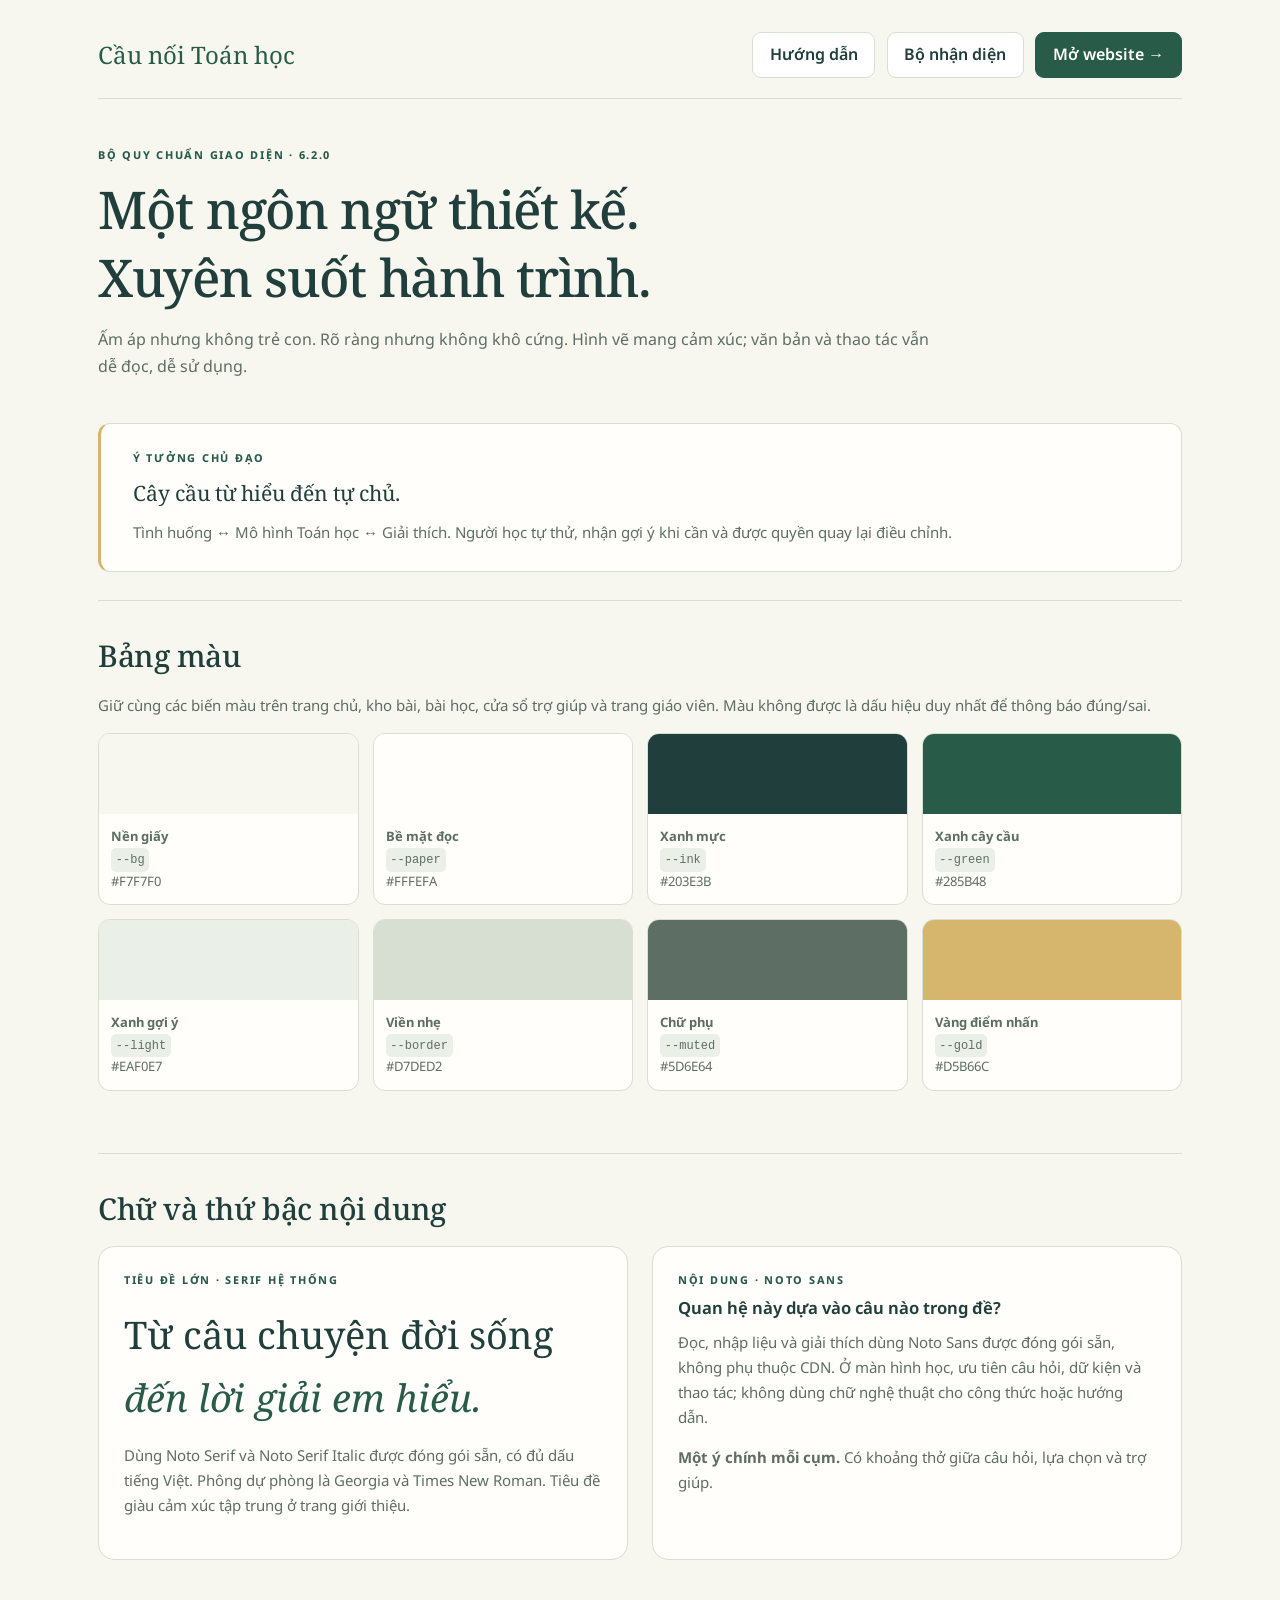
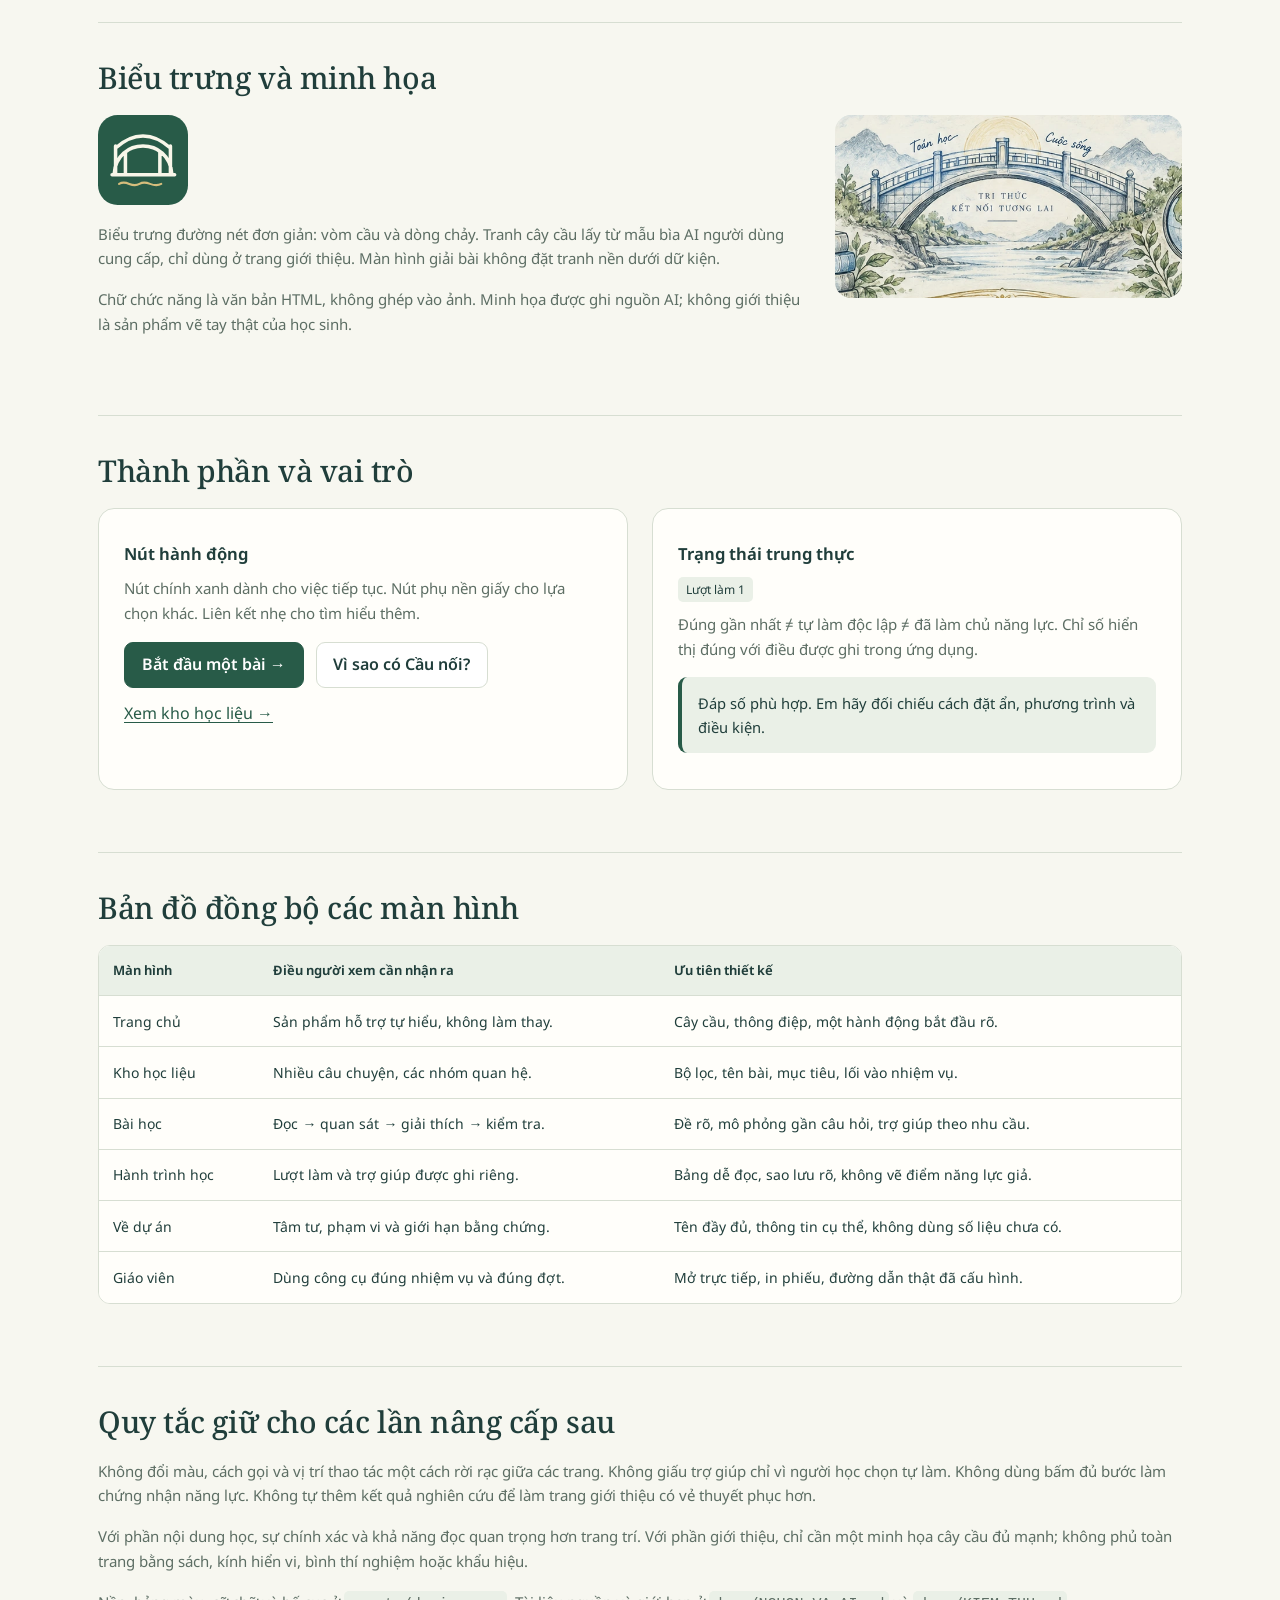
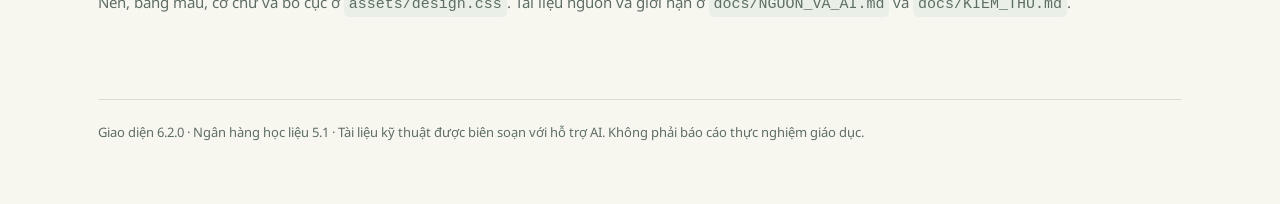
<file: nhan_dien.html>
<!doctype html><html lang="vi"><head><meta charset="utf-8"><meta name="viewport" content="width=device-width,initial-scale=1"><title>Bộ nhận diện · Cầu nối Toán học</title><link rel="icon" href="assets/brand.svg"><link rel="stylesheet" href="assets/base.css"><link rel="stylesheet" href="assets/design.css"><style>.doc-wrap{max-width:1140px;margin:auto;padding:32px 28px 64px}.doc-nav{display:flex;align-items:center;justify-content:space-between;gap:16px;border-bottom:1px solid var(--border);padding-bottom:20px}.doc-nav a{text-decoration:none}.doc-nav .word{font:24px var(--serif);color:var(--green)}.doc-head{padding:48px 0 28px;max-width:840px}.doc-head h1{font-size:52px}.doc-head>p{color:var(--muted);font-size:16px}.doc-cols{display:grid;grid-template-columns:1fr 1fr;gap:24px}.doc-card{background:var(--paper);border:1px solid var(--border);border-radius:16px;padding:25px}.doc-card h2{font-size:26px}.doc-card p,.doc-card li{font-size:15px}.doc-card ol{padding-left:22px}.doc-card li{padding-bottom:9px}.doc-section{padding:34px 0;border-top:1px solid var(--border);margin-top:28px}.doc-section h2{font-size:30px}.doc-section p{font-size:15px;color:var(--muted)}.doc-section table{font-size:14px;background:var(--paper)}.doc-section th{font-size:13px}.doc-section pre{padding:15px}.shot{width:100%;height:auto;border:1px solid var(--border);border-radius:12px;margin-top:14px}.swatches{display:grid;grid-template-columns:repeat(4,1fr);gap:14px}.swatch{border:1px solid var(--border);border-radius:12px;overflow:hidden;background:var(--paper)}.swatch-color{height:80px}.swatch p{padding:0 12px;font-size:13px;margin:12px 0}.swatch code{font-size:12px}.type-sample{font-family:var(--serif);font-size:38px;margin:15px 0}.demo-components{display:flex;gap:12px;flex-wrap:wrap;align-items:center}.doc-note{font-size:13px;background:var(--light);padding:16px 20px;border-radius:10px;color:var(--muted)}.doc-foot{font-size:13px;color:var(--muted);border-top:1px solid var(--border);padding-top:22px;margin-top:32px}.inline-badge{display:inline-block;padding:3px 8px;font-size:12px;background:var(--light);border-radius:5px}.doc-intro-art{float:right;width:32%;margin:0 0 16px 24px;border-radius:16px;mix-blend-mode:multiply}@media(max-width:700px){.doc-wrap{padding:22px 20px}.doc-head{padding-top:32px}.doc-head h1{font-size:36px}.doc-cols{grid-template-columns:1fr}.swatches{grid-template-columns:1fr 1fr}.doc-nav{align-items:flex-start}.doc-nav .word{font-size:20px}.doc-nav .actions{display:grid}.doc-nav .button{font-size:12px}.doc-card{padding:21px}.doc-intro-art{float:none;width:100%;margin:0 0 20px}.type-sample{font-size:30px}.doc-section{overflow-x:auto}}</style><link rel="stylesheet" href="assets/fonts.css"></head><body><div class="doc-wrap"><div class="doc-nav"><a class="word" href="index.html#/home">Cầu nối Toán học</a><div class="actions"><a class="button" href="HUONG_DAN.html">Hướng dẫn</a><a class="button" href="nhan_dien.html">Bộ nhận diện</a><a class="button primary" href="index.html#/home">Mở website →</a></div></div><div class="doc-head"><div class="eyebrow">Bộ quy chuẩn giao diện · 6.2.0</div><h1>Một ngôn ngữ thiết kế.<br>Xuyên suốt hành trình.</h1><p>Ấm áp nhưng không trẻ con. Rõ ràng nhưng không khô cứng. Hình vẽ mang cảm xúc; văn bản và thao tác vẫn dễ đọc, dễ sử dụng.</p></div><div class="name-panel"><div class="eyebrow">Ý tưởng chủ đạo</div><p>Cây cầu từ hiểu đến tự chủ.</p><p style="font-family:inherit;font-size:15px;color:var(--muted)">Tình huống ↔ Mô hình Toán học ↔ Giải thích. Người học tự thử, nhận gợi ý khi cần và được quyền quay lại điều chỉnh.</p></div><section class="doc-section"><h2>Bảng màu</h2><p>Giữ cùng các biến màu trên trang chủ, kho bài, bài học, cửa sổ trợ giúp và trang giáo viên. Màu không được là dấu hiệu duy nhất để thông báo đúng/sai.</p><div class="swatches"><div class="swatch"><div class="swatch-color" style="background:#f7f7f0"></div><p><strong>Nền giấy</strong><br><code>--bg</code><br>#F7F7F0</p></div><div class="swatch"><div class="swatch-color" style="background:#fffefa"></div><p><strong>Bề mặt đọc</strong><br><code>--paper</code><br>#FFFEFA</p></div><div class="swatch"><div class="swatch-color" style="background:#203e3b"></div><p><strong>Xanh mực</strong><br><code>--ink</code><br>#203E3B</p></div><div class="swatch"><div class="swatch-color" style="background:#285b48"></div><p><strong>Xanh cây cầu</strong><br><code>--green</code><br>#285B48</p></div><div class="swatch"><div class="swatch-color" style="background:#eaf0e7"></div><p><strong>Xanh gợi ý</strong><br><code>--light</code><br>#EAF0E7</p></div><div class="swatch"><div class="swatch-color" style="background:#d7ded2"></div><p><strong>Viền nhẹ</strong><br><code>--border</code><br>#D7DED2</p></div><div class="swatch"><div class="swatch-color" style="background:#5d6e64"></div><p><strong>Chữ phụ</strong><br><code>--muted</code><br>#5D6E64</p></div><div class="swatch"><div class="swatch-color" style="background:#d5b66c"></div><p><strong>Vàng điểm nhấn</strong><br><code>--gold</code><br>#D5B66C</p></div></div></section>
<section class="doc-section"><h2>Chữ và thứ bậc nội dung</h2><div class="doc-cols"><article class="doc-card"><div class="eyebrow">Tiêu đề lớn · Serif hệ thống</div><div class="type-sample">Từ câu chuyện đời sống<br><em style="color:var(--green)">đến lời giải em hiểu.</em></div><p>Dùng Noto Serif và Noto Serif Italic được đóng gói sẵn, có đủ dấu tiếng Việt. Phông dự phòng là Georgia và Times New Roman. Tiêu đề giàu cảm xúc tập trung ở trang giới thiệu.</p></article><article class="doc-card"><div class="eyebrow">Nội dung · Noto Sans</div><h3>Quan hệ này dựa vào câu nào trong đề?</h3><p>Đọc, nhập liệu và giải thích dùng Noto Sans được đóng gói sẵn, không phụ thuộc CDN. Ở màn hình học, ưu tiên câu hỏi, dữ kiện và thao tác; không dùng chữ nghệ thuật cho công thức hoặc hướng dẫn.</p><p><strong>Một ý chính mỗi cụm.</strong> Có khoảng thở giữa câu hỏi, lựa chọn và trợ giúp.</p></article></div></section>
<section class="doc-section"><h2>Biểu trưng và minh họa</h2><img src="assets/brand.svg" width="90" height="90" alt="Biểu trưng cây cầu của website"><img src="assets/bridge-cover.webp" class="doc-intro-art" alt="Trích hình cây cầu từ bìa nhật ký AI"><p>Biểu trưng đường nét đơn giản: vòm cầu và dòng chảy. Tranh cây cầu lấy từ mẫu bìa AI người dùng cung cấp, chỉ dùng ở trang giới thiệu. Màn hình giải bài không đặt tranh nền dưới dữ kiện.</p><p>Chữ chức năng là văn bản HTML, không ghép vào ảnh. Minh họa được ghi nguồn AI; không giới thiệu là sản phẩm vẽ tay thật của học sinh.</p><div style="clear:both"></div></section>
<section class="doc-section"><h2>Thành phần và vai trò</h2><div class="doc-cols"><article class="doc-card"><h3>Nút hành động</h3><p>Nút chính xanh dành cho việc tiếp tục. Nút phụ nền giấy cho lựa chọn khác. Liên kết nhẹ cho tìm hiểu thêm.</p><div class="demo-components"><a class="button primary" href="index.html#/lesson/TR01">Bắt đầu một bài →</a><a class="button" href="index.html#/about">Vì sao có Cầu nối?</a><a href="index.html#/library">Xem kho học liệu →</a></div></article><article class="doc-card"><h3>Trạng thái trung thực</h3><span class="inline-badge">Lượt làm 1</span><p>Đúng gần nhất ≠ tự làm độc lập ≠ đã làm chủ năng lực. Chỉ số hiển thị đúng với điều được ghi trong ứng dụng.</p><div class="notice">Đáp số phù hợp. Em hãy đối chiếu cách đặt ẩn, phương trình và điều kiện.</div></article></div></section>
<section class="doc-section"><h2>Bản đồ đồng bộ các màn hình</h2><div class="table-wrap"><table><thead><tr><th>Màn hình</th><th>Điều người xem cần nhận ra</th><th>Ưu tiên thiết kế</th></tr></thead><tbody><tr><td>Trang chủ</td><td>Sản phẩm hỗ trợ tự hiểu, không làm thay.</td><td>Cây cầu, thông điệp, một hành động bắt đầu rõ.</td></tr><tr><td>Kho học liệu</td><td>Nhiều câu chuyện, các nhóm quan hệ.</td><td>Bộ lọc, tên bài, mục tiêu, lối vào nhiệm vụ.</td></tr><tr><td>Bài học</td><td>Đọc → quan sát → giải thích → kiểm tra.</td><td>Đề rõ, mô phỏng gần câu hỏi, trợ giúp theo nhu cầu.</td></tr><tr><td>Hành trình học</td><td>Lượt làm và trợ giúp được ghi riêng.</td><td>Bảng dễ đọc, sao lưu rõ, không vẽ điểm năng lực giả.</td></tr><tr><td>Về dự án</td><td>Tâm tư, phạm vi và giới hạn bằng chứng.</td><td>Tên đầy đủ, thông tin cụ thể, không dùng số liệu chưa có.</td></tr><tr><td>Giáo viên</td><td>Dùng công cụ đúng nhiệm vụ và đúng đợt.</td><td>Mở trực tiếp, in phiếu, đường dẫn thật đã cấu hình.</td></tr></tbody></table></div></section>
<section class="doc-section"><h2>Quy tắc giữ cho các lần nâng cấp sau</h2><p>Không đổi màu, cách gọi và vị trí thao tác một cách rời rạc giữa các trang. Không giấu trợ giúp chỉ vì người học chọn tự làm. Không dùng bấm đủ bước làm chứng nhận năng lực. Không tự thêm kết quả nghiên cứu để làm trang giới thiệu có vẻ thuyết phục hơn.</p><p>Với phần nội dung học, sự chính xác và khả năng đọc quan trọng hơn trang trí. Với phần giới thiệu, chỉ cần một minh họa cây cầu đủ mạnh; không phủ toàn trang bằng sách, kính hiển vi, bình thí nghiệm hoặc khẩu hiệu.</p><p>Nền, bảng màu, cỡ chữ và bố cục ở <code>assets/design.css</code>. Tài liệu nguồn và giới hạn ở <code>docs/NGUON_VA_AI.md</code> và <code>docs/KIEM_THU.md</code>.</p></section><div class="doc-foot">Giao diện 6.2.0 · Ngân hàng học liệu 5.1 · Tài liệu kỹ thuật được biên soạn với hỗ trợ AI. Không phải báo cáo thực nghiệm giáo dục.</div></div></body></html>
</file>
<file: assets/base.css>
:root{--ink:#183d35;--muted:#526a64;--green:#146b51;--light:#e6f2e8;--paper:#fffef8;--bg:#f3f5ed;--border:#cbd8cc;--gold:#eed58c;--red:#8b3231;--shadow:0 8px 30px #143a2310;font:17px/1.6 system-ui,-apple-system,Segoe UI,sans-serif;color:var(--ink);background:var(--bg)}*{box-sizing:border-box}body{margin:0}button,input,select,textarea{font:inherit}button,a.button{cursor:pointer;border:1px solid var(--border);border-radius:12px;background:white;color:var(--ink);padding:.65rem 1rem;line-height:1.35;font-weight:600;text-decoration:none;display:inline-flex;align-items:center;justify-content:center;gap:.4rem;min-height:44px}button:hover,a.button:hover{border-color:var(--green);background:var(--light)}button.primary,.button.primary{background:var(--green);color:white;border-color:var(--green)}button[disabled]{opacity:.6;cursor:default}button[aria-pressed=true],button[aria-current=step]{outline:2px solid var(--green);background:var(--light)}:focus-visible{outline:3px solid #c27412!important;outline-offset:3px}input,select,textarea{border:1px solid #819c8d;border-radius:9px;padding:.6rem;background:var(--paper);color:var(--ink);max-width:100%}input[type=checkbox]{width:22px;height:22px;vertical-align:middle}input[type=range]{width:100%;accent-color:var(--green)}textarea{width:100%;min-height:100px}a{color:var(--green);text-underline-offset:3px}header{background:var(--paper);border-bottom:1px solid var(--border);padding:.9rem max(4%,calc((100vw - 1240px)/2));display:flex;align-items:center;gap:1rem;flex-wrap:wrap}.brand{display:flex;gap:.7rem;align-items:center;font-weight:800;font-size:1.2rem;background:transparent;border:0;padding:0}.mark{border-radius:12px;background:var(--green);color:white;padding:.2rem .6rem;font-size:1.55rem}.nav{margin-left:auto;display:flex;gap:.45rem;flex-wrap:wrap}.nav button{font-size:.9rem}main{max-width:1240px;margin:auto;padding:2rem 4% 4rem}.skip{position:fixed;top:-80px;left:15px;background:white;padding:1rem;z-index:20}.skip:focus{top:5px}.muted{color:var(--muted)}small,.small{font-size:.83rem}.eyebrow{font-size:.78rem;text-transform:uppercase;letter-spacing:.1em;font-weight:800;color:var(--green)}h1{font-size:clamp(1.85rem,3.4vw,2.75rem);line-height:1.2;letter-spacing:-.035em;margin:.6rem 0 1rem}h2{font-size:1.4rem;line-height:1.3;margin:0 0 1rem}h3{font-size:1.06rem;margin:.5rem 0}.hero{display:grid;grid-template-columns:1.25fr 1fr;gap:2.5rem;align-items:center;padding:1.4rem 0 2.3rem}.hero p{max-width:42rem}.hero-art{background:var(--light);border-radius:28px;padding:1.6rem 1.8rem;min-height:270px}.bridge-row{display:flex;gap:.4rem;align-items:flex-end;margin:1.4rem 0}.bridge-node{flex:1;background:var(--paper);border:1px solid var(--border);border-radius:12px;padding:.7rem .2rem;text-align:center;font-size:.78rem}.bridge-node:nth-child(2),.bridge-node:nth-child(4){margin-bottom:15px}.bridge-node:nth-child(3){margin-bottom:25px}.bridge-node b{display:block;font-size:1.3rem;color:var(--green)}.actions{display:flex;gap:.6rem;flex-wrap:wrap;align-items:center}.panel,.card{background:var(--paper);border:1px solid var(--border);border-radius:20px;padding:1.5rem;box-shadow:var(--shadow)}.panel{margin-bottom:1.25rem}.notice{padding:.85rem 1rem;background:var(--light);border-left:4px solid var(--green);border-radius:8px;margin:.7rem 0}.warn{background:#fff2d5;border-color:#9b6c14}.grid{display:grid;grid-template-columns:repeat(3,minmax(0,1fr));gap:1rem}.card{display:flex;flex-direction:column;gap:.4rem}.card h3{font-size:1.12rem}.card p{margin:.3rem 0 .8rem}.card button{margin-top:auto;align-self:flex-start}.tag{font-size:.76rem;border:1px solid var(--border);border-radius:20px;padding:.12rem .6rem;display:inline-block;background:var(--light)}.filters{display:grid;grid-template-columns:2fr 1fr 1fr;gap:1rem;margin:1.2rem 0}.filters label{display:grid;font-size:.86rem;gap:.25rem}.topline{display:flex;justify-content:space-between;gap:1rem;align-items:center;flex-wrap:wrap}.lesson-grid{display:grid;grid-template-columns: .85fr 1.3fr;gap:1.3rem;align-items:start}.context{position:sticky;top:1rem}.context p{line-height:1.85}.steps{display:flex;flex-wrap:wrap;gap:.4rem;margin:1rem 0 1.5rem}.steps button{font-size:.81rem;flex:1;min-width:110px;padding:.5rem}.step-dot{width:23px;height:23px;border-radius:50%;background:var(--light);display:inline-flex;align-items:center;justify-content:center;color:var(--green)}.choices{display:grid;gap:.75rem;margin:1rem 0}.choice{justify-content:flex-start;text-align:left;padding:1rem}.choice.correct{border:2px solid var(--green);background:var(--light)}.choice.wrong{border:2px solid var(--red);background:#fff0e8}.feedback{border-left:4px solid var(--green);padding:1rem;background:var(--light);margin:1rem 0;border-radius:8px}.feedback.wrong{border-color:#9b6c14;background:#fff2d5}.fields{display:grid;gap:1rem;margin:1rem 0}.fields label{display:grid;gap:.3rem}.fields .numeric{display:flex;gap:.7rem;align-items:center;flex-wrap:wrap}.numeric input{width:9rem}.tools{display:flex;gap:.5rem;flex-wrap:wrap;margin-top:1rem}.tools button{font-size:.84rem}.mini{background:#f1eedf;padding:1rem;border-radius:12px;margin-top:1rem}.mini h3{margin-top:0}.simulation{margin-top:1rem;border-top:1px solid var(--border);padding-top:1rem}.bars{display:flex;gap:1rem;align-items:flex-end;height:150px}.barwrap{flex:1;text-align:center;font-size:.8rem}.bar{min-height:4px;background:#78ab83;border-radius:8px 8px 0 0;transition:height .15s}.bar.b{background:#d9b867}.sim-readout{font-variant-numeric:tabular-nums;font-size:.93rem}.progressline{height:8px;border-radius:8px;background:#dce6dc;overflow:hidden;margin:.4rem 0}.progressline span{height:100%;display:block;background:var(--green)}dialog{border:1px solid var(--border);border-radius:20px;max-width:760px;width:calc(100% - 2rem);max-height:90vh;padding:1.5rem;color:var(--ink);background:var(--paper)}dialog::backdrop{background:#102b2280}dialog h2{padding-right:3rem}.dialog-close{position:absolute;right:1rem;top:.7rem}dialog label{display:block;margin:.8rem 0}dialog select{width:100%}.sr-only{position:absolute;width:1px;height:1px;overflow:hidden;clip-path:inset(50%);white-space:nowrap}.table-wrap{overflow:auto}table{border-collapse:collapse;width:100%;font-size:.9rem}th,td{border:1px solid var(--border);padding:.65rem;text-align:left}th{background:var(--light)}code,pre{white-space:pre-wrap;overflow-wrap:anywhere;background:var(--light);padding:.3rem;border-radius:5px}footer{text-align:center;font-size:.8rem;padding:1.5rem;background:var(--paper);border-top:1px solid var(--border)}.large{font-size:21px}.contrast{--ink:#071a0c;--muted:#283d2e;--green:#004725;--border:#526454;--bg:#fff;--paper:#fff;--light:#e1f0e5}.reduced *{transition:none!important;animation:none!important}[hidden]{display:none!important}.tip{border-bottom:1px dashed var(--muted)}.block{display:block}.empty{padding:3rem;text-align:center}.kpi{font-size:2rem;font-weight:800}.help-copy{font-size:.94rem}.separator{border:0;border-top:1px solid var(--border);margin:1.4rem 0}
@media(max-width:850px){.hero{grid-template-columns:1fr;gap:1rem}.hero-art{min-height:0}.grid{grid-template-columns:repeat(2,minmax(0,1fr))}.lesson-grid{grid-template-columns:1fr}.context{position:static}.filters{grid-template-columns:1fr 1fr}.filters label:first-child{grid-column:1/-1}main{padding-top:1.25rem}}@media(max-width:500px){:root{font-size:16px}header{padding:.8rem 4%;gap:.7rem}.brand{font-size:1.05rem}.nav{margin:0;width:100%}.nav button{flex:1;font-size:.8rem;padding:.5rem}.grid{grid-template-columns:1fr}.panel,.card{padding:1.15rem}.hero{padding-top:.3rem}.hero-art{padding:1rem}.bridge-node{font-size:.68rem}.steps button{min-width:90px}.topline{align-items:flex-start}.filters{grid-template-columns:1fr}.filters label:first-child{grid-column:auto}}
@media print{header,.nav,.actions,.tools,footer,button,dialog{display:none!important}main{max-width:none;padding:0}.panel,.card{box-shadow:none;break-inside:avoid}.lesson-grid{display:block}.context{position:static}body{background:white}}

main:focus-visible{outline:none!important}.solution-text{white-space:pre-line}.mark{display:inline-flex;align-items:center;padding:.45rem}
/* v5: one visible situation, one question, readable interaction controls. */
main{max-width:1360px}h1{white-space:pre-line}.hero{grid-template-columns:1.2fr 1fr}.hero-art{background:#e8f1e9}.example-boxes{display:flex;gap:1rem;align-items:center;justify-content:center}.example-boxes>div{background:white;border:2px solid #6b9b83;border-radius:15px;padding:.7rem 1rem;flex:1;display:grid;gap:.4rem;text-align:center}.example-boxes>div:last-child{border-color:#b56814}.example-boxes b{font-size:1.45rem}.book-set{color:#16745e;font-size:1.4rem}.example-boxes>div:last-child .book-set{color:#b56814}.story-panel #story{font-size:1.1rem;line-height:1.8;max-width:73ch;margin:.55rem 0 1rem}.story-panel{padding:1.3rem 1.5rem}.lesson-grid{grid-template-columns:minmax(0,1.1fr) minmax(0,1fr);gap:1.25rem}.learning-column{min-width:0}.scene-panel{padding:1.2rem}.steps{display:grid;grid-template-columns:repeat(3,minmax(0,1fr));gap:.4rem;margin:0 0 .9rem}.steps button{min-width:0;font-size:.78rem;justify-content:flex-start;padding:.55rem .45rem;min-height:48px}.step-dot{flex-shrink:0}.simulator h2{font-size:1.15rem;margin:0}.sim-focus{font-size:.94rem;margin:.6rem 0}.sim-label{display:block;font-weight:650;font-size:.9rem}.sim-input{display:flex;gap:.7rem;align-items:center;margin:.4rem 0}.sim-input input[type=range]{flex:1;min-width:80px;min-height:44px;padding:0}.sim-input input[type=number]{width:90px;font-weight:700;text-align:center}.sim-input input[type=range]:focus-visible{outline-offset:1px}.scene-wrap{background:#f8faf7;border:1px solid var(--border);border-radius:14px;margin:.7rem 0;overflow:hidden}#sim-scene{display:block;width:100%;height:auto}.sim-player{display:flex;flex-wrap:wrap;align-items:center;gap:.45rem}.sim-player button{font-size:.82rem;padding:.5rem .65rem}.phase-label{display:flex;align-items:center;font-size:.77rem;gap:.4rem;flex:1;min-width:150px}.phase-label input{min-width:70px;width:100%;min-height:44px;padding:0}.sim-player output{font-size:.8rem;min-width:65px;font-variant-numeric:tabular-nums}.sim-values{font-size:.88rem;display:grid;gap:.2rem;line-height:1.5;margin:.8rem 0;padding:.65rem .8rem;background:#eaf3ed;border-radius:10px;font-variant-numeric:tabular-nums}.sim-compare summary,.extra-tools summary,.source-notes summary{cursor:pointer;padding:.55rem 0;font-size:.86rem;font-weight:600;min-height:44px}.sim-compare p{font-size:.87rem}.sim-ok{color:#075039;font-weight:650}.sim-notyet{color:#79420b;font-weight:650}.sim-caption{font-size:.73rem;margin-bottom:.25rem}.source-notes{margin-top:.5rem;border-top:1px solid var(--border)}.worked-steps{padding-left:1.4rem}.worked-steps li{padding:.25rem 0 .6rem}.extra-tools{margin-top:.5rem}#task h2{font-size:1.2rem;line-height:1.45}.choice{font-size:.97rem}.numeric input{width:8rem}.mobile-jump{display:none!important}#sim-error:empty{display:none}.simulator input[type=range]{accent-color:#146b51}.contrast .sim-values{background:white;border:1px solid #334f42}.contrast .scene-wrap{border:2px solid #344b42}.contrast .sim-notyet{color:#663300}.large .sim-input input[type=number]{width:110px}
@media(max-width:940px){.lesson-grid{grid-template-columns:1fr}.scene-panel{max-width:680px;width:100%;margin-left:auto;margin-right:auto}.learning-column{max-width:680px;width:100%;margin:auto}.mobile-jump{display:inline-flex!important}.hero{grid-template-columns:1fr 1fr;gap:1.2rem}.hero h1{font-size:2rem}}
@media(max-width:640px){.hero{grid-template-columns:1fr}.scene-panel{padding:.85rem}.scene-wrap{margin:.5rem 0}main{padding:1.1rem 4% 2rem}.steps button{font-size:.78rem}.hero-art{padding:1rem}.story-panel{padding:1rem}.sim-caption{font-size:.78rem}.sim-values{font-size:.86rem}.sim-player output{flex-basis:100%;text-align:right;margin-top:-.25rem}.sim-compare{font-size:.9rem}}

.math-choice math,#sim-link math{display:block;font-size:1.15em;margin:.45em 0;overflow-wrap:normal}math{font-family:"Cambria Math","STIX Two Math",serif}
.math-choice{display:block;min-width:0;width:100%;overflow-x:auto}.choices{min-width:0}#sim-link{overflow-x:auto} .math-choice math{width:max-content;max-width:100%}

/* v5.1: reading notes, consistent support and attempt controls. */
.attempt-bar{display:flex;justify-content:space-between;align-items:center;gap:.8rem;flex-wrap:wrap;margin:0 0 1.1rem;padding:.65rem .9rem;border:1px solid var(--border);border-radius:14px;background:#e8f1e9}.attempt-bar button{font-size:.83rem;padding:.5rem .7rem}.reading-sheet{border-top:1px solid var(--border);margin-top:.8rem;padding-top:.35rem}.reading-sheet summary,.guide-section summary{cursor:pointer;min-height:44px;padding:.55rem 0;font-weight:650}.reading-sheet label{display:block;margin:.8rem 0 .35rem}.reading-sheet textarea{min-height:75px}.reading-sheet .actions{margin-top:.6rem}.guide-section{border-top:1px solid var(--border);padding:.15rem 0}.guide-section p{line-height:1.75}.guide-section:first-of-type{border-top:0}.ai-response{white-space:pre-wrap;overflow-wrap:anywhere}.consolidation-layout{grid-template-columns:1fr;max-width:800px;margin:auto}.consolidation-layout .learning-column{max-width:none}#task>label{display:block}#prompt-text{font-size:.85rem;line-height:1.5}#ai-status,.task-validation{color:var(--red)}.tag{max-width:100%;overflow-wrap:anywhere}.table-wrap button{font-size:.8rem;padding:.45rem .6rem}.table-wrap td{vertical-align:top}#import-progress{max-width:100%;width:230px}.nav{gap:.35rem}.steps button{line-height:1.3}.reading-sheet textarea:focus{border-color:var(--green)}
@media(max-width:500px){.attempt-bar{align-items:flex-start}.attempt-bar .actions{width:100%}.attempt-bar button{flex:1}.nav button{padding:.5rem .35rem;font-size:.76rem}.tools button{flex:1}.reading-sheet textarea{min-height:90px}dialog{padding:1.2rem}.brand{font-size:1.04rem}}
</file>
<file: assets/design.css>
/* Cầu nối Toán học — identity system 6.0.0. AI-assisted UI implementation. */
:root{--ink:#203e3b;--muted:#5d6e64;--green:#285b48;--light:#eaf0e7;--paper:#fffefa;--bg:#f7f7f0;--border:#d7ded2;--gold:#d5b66c;--red:#953d37;--shadow:0 6px 24px #253c2f07;--serif:Georgia,'Times New Roman',serif;--radius:18px;font:16px/1.65 system-ui,-apple-system,'Segoe UI',sans-serif;color:var(--ink);background:var(--bg);scroll-padding-top:110px}
body{background:var(--bg)}button,input,select,textarea{font:inherit}button,a.button,.button{border-radius:9px;padding:.7rem 1.05rem;line-height:1.35;font-weight:600;min-height:44px;transition:background .16s,border-color .16s,box-shadow .16s}button:hover,a.button:hover{background:var(--light);border-color:#91a98d;box-shadow:0 2px 6px #213e3210}button.primary,.button.primary{background:var(--green);border-color:var(--green);color:#fff}button.primary:hover{background:#204b3b;border-color:#204b3b}button[aria-pressed=true]{outline:none;background:var(--light);border:1px solid var(--green);color:var(--green)}button[aria-current=step]{outline:none;background:var(--green);border-color:var(--green);color:#fff}button[disabled]{box-shadow:none;opacity:.6}.text-button{padding:.45rem 0;min-height:44px;background:transparent;border:0;justify-content:flex-start;color:var(--green);font-weight:650}.text-button:hover{background:transparent;box-shadow:none;text-decoration:underline;text-underline-offset:5px}.cn-icon{width:22px;height:22px;display:inline-block;vertical-align:middle;flex:0 0 auto}.cn-icon.small{width:18px;height:18px}.icon-disc{display:flex;align-items:center;justify-content:center;width:42px;height:42px;border-radius:50%;color:var(--green);background:var(--light)}.icon-disc .cn-icon{width:23px;height:23px}a{color:var(--green)}:focus-visible{outline:3px solid #9c6c17!important;outline-offset:4px}input,select,textarea{border:1px solid #8b9f90;border-radius:8px;background:var(--paper);color:var(--ink)}input[type=checkbox]{accent-color:var(--green)}textarea{line-height:1.7}button,a,summary,input,textarea,select{-webkit-tap-highlight-color:transparent}[hidden]{display:none!important}
/* Shell */
header.site-header{position:relative;z-index:15;display:block;padding:0;background:var(--paper);border-bottom:1px solid var(--border)}.header-inner{max-width:1280px;margin:auto;padding:1rem 28px;display:flex;align-items:center;gap:1.9rem}.brand{border:0;padding:0;background:transparent;font-size:1.08rem;white-space:nowrap;text-align:left;gap:.7rem;min-height:44px;line-height:1.2}.brand:hover{background:transparent;box-shadow:none}.brand .mark{padding:0;border-radius:0;background:transparent;color:var(--green);width:42px;height:40px;display:grid;place-items:center}.mark svg{width:42px;height:36px}.brand-wordmark{display:grid;gap:.32rem}.brand-wordmark small{font-size:.61rem;font-weight:550;letter-spacing:.19em;text-transform:uppercase;color:var(--muted)}.nav{margin-left:auto;gap:1.05rem;flex-wrap:nowrap;align-items:center}.nav button{position:relative;border:0;border-radius:0;background:transparent;box-shadow:none;padding:.5rem .08rem;min-height:44px;font-size:.86rem;white-space:nowrap;font-weight:550;color:var(--muted)}.nav button[aria-current=page]{color:var(--green);font-weight:750}.nav button[aria-current=page]:after{content:'';position:absolute;bottom:0;left:0;right:0;height:2px;background:var(--green)}.nav button:hover{color:var(--green)}.header-actions{display:flex;gap:.5rem;align-items:center;flex-shrink:0}.header-actions button{font-size:.8rem;padding:.55rem .75rem}.header-actions .help-button{padding:.5rem;min-width:42px;background:transparent;border-color:transparent}.lang-button{font-variant:small-caps;font-weight:700;min-width:44px}.menu-button{display:none}main{max-width:1280px;margin:0 auto;padding:2.2rem 28px 4rem;min-height:60vh}main[data-page=home]{padding-top:0;padding-bottom:3rem}main:focus-visible{outline:0!important}.skip{z-index:100}.page-intro{max-width:790px;padding:.8rem 0 1.8rem}.eyebrow{font-size:.68rem;letter-spacing:.16em;line-height:1.5;font-weight:750;text-transform:uppercase;color:var(--green)}h1{font-family:var(--serif);font-weight:500;letter-spacing:-.036em;font-size:clamp(2.25rem,4vw,3.35rem);line-height:1.17;margin:.75rem 0 1rem;white-space:normal}h2{font-family:var(--serif);font-weight:500;font-size:1.85rem;line-height:1.25;letter-spacing:-.022em}h3{font-size:1.04rem;line-height:1.5;font-weight:650}p{margin:.6rem 0 1rem}.small,small{font-size:.83rem}.muted{color:var(--muted)}.panel,.card{border:1px solid var(--border);border-radius:var(--radius);background:var(--paper);box-shadow:var(--shadow)}.tag{font-size:.7rem;background:var(--light);border:0;border-radius:5px;padding:.22rem .5rem;line-height:1.45}.section{padding:3.4rem 0;border-top:1px solid var(--border)}.section-heading{display:flex;justify-content:space-between;align-items:flex-end;gap:2rem;margin-bottom:1.7rem}.section-heading h2{margin:.4rem 0 0}.section-heading p{max-width:35rem;margin:.65rem 0 0}.section-heading .text-button{white-space:nowrap}.section-copy{max-width:720px}.actions{gap:.7rem}.notice{border-radius:9px;background:var(--light);font-size:.92rem}.warn{background:#fff5df;border-color:#a27722}.quiet{color:var(--muted);font-size:.77rem}
/* Home / editorial cover */
.cn-hero{display:grid;grid-template-columns:1.04fr 1fr;gap:1.9rem;align-items:center;padding:4.1rem 0 3.4rem;min-height:545px}.hero-kicker{display:inline-flex;gap:.5rem;align-items:center;color:var(--green);font-size:.68rem;letter-spacing:.11em;text-transform:uppercase;font-weight:750}.hero-kicker .seed{display:inline-block;width:7px;height:7px;background:var(--green);border-radius:50%}.hero-copy h1{font-size:clamp(2.6rem,4.1vw,3.75rem);line-height:1.13;letter-spacing:-.036em;max-width:620px;margin:1.15rem 0 1.35rem}.hero-copy h1 em{display:block;color:var(--green);font-weight:500}.hero-lead{font-size:.99rem;max-width:510px;color:var(--muted);line-height:1.85;margin-bottom:1.75rem}.hero-copy .actions button{font-size:.87rem;padding:.85rem 1.1rem}.hero-footnote{display:flex;gap:.45rem;align-items:center;font-size:.73rem;color:var(--muted);margin-top:1.1rem}.hero-footnote .cn-icon{width:15px;height:15px}.hero-visual{position:relative;margin:0;padding:.7rem 0 .2rem;min-width:0}.art-overline{display:flex;justify-content:space-between;gap:1rem;padding:0 1.5rem;font-family:var(--serif);font-style:italic;font-size:1.06rem;color:var(--green)}.bridge-art{display:block;width:100%;height:auto;aspect-ratio:1.89;object-fit:cover;mix-blend-mode:multiply;margin:1.1rem 0 .5rem;mask-image:radial-gradient(ellipse 68% 74% at 50% 46%,#000 62%,transparent 100%);-webkit-mask-image:radial-gradient(ellipse 68% 74% at 50% 46%,#000 62%,transparent 100%)}.bridge-labels{display:flex;align-items:center;justify-content:space-between;gap:.25rem;padding:0 .5rem;margin-top:.35rem}.bridge-label{font-size:.75rem;text-align:center;padding:.5rem .85rem;background:var(--paper);border:1px solid var(--border);border-radius:8px;white-space:nowrap;box-shadow:var(--shadow)}.bridge-labels .connector{color:#8aa291;flex-shrink:0}.bridge-label:nth-child(3){color:var(--green);background:var(--light);border-color:#a6b99d}.bridge-loop{text-align:center;margin:.8rem 0 0;font-size:.73rem;color:var(--muted)}.bridge-loop .cn-icon{width:14px;height:14px;margin-right:.2rem}.art-credit{text-align:center;font-size:.57rem;line-height:1.5;margin:.7rem 0;color:var(--muted)}.intro-strip{display:grid;grid-template-columns:repeat(4,minmax(0,1fr));border:1px solid var(--border);border-radius:13px;background:var(--paper);margin:0 0 3.1rem;padding:1.15rem 0}.intro-strip>div{display:flex;align-items:center;gap:.8rem;padding:.35rem 1.45rem;border-right:1px solid var(--border)}.intro-strip>div:last-child{border-right:0}.strip-number{font-size:.76rem;color:#829275;font-family:var(--serif);font-style:italic}.intro-strip strong{font-size:.78rem;display:block;font-weight:650}.intro-strip span:not(.strip-number){font-size:.67rem;color:var(--muted);display:block;margin-top:.15rem}
/* Short interactive introduction */
.demo-section{display:grid;grid-template-columns:.87fr 1.2fr;gap:3.4rem;align-items:center;padding:1.5rem 0 3.5rem}.demo-copy h2{font-size:2.25rem;margin:.65rem 0 1rem;max-width:420px}.demo-copy p{font-size:.94rem;color:var(--muted);max-width:390px}.demo-copy .demo-note{border-left:2px solid var(--gold);padding-left:1rem;margin-top:1.45rem;font-family:var(--serif);font-size:1.05rem;font-style:italic;color:var(--ink)}.demo-card{background:var(--paper);border:1px solid var(--border);border-radius:18px;overflow:hidden;box-shadow:0 10px 34px #263c2d09}.demo-head{display:flex;justify-content:space-between;align-items:center;padding:1rem 1.3rem;border-bottom:1px solid var(--border);background:#f0f3eb;gap:.75rem}.demo-head .eyebrow{font-size:.62rem;letter-spacing:.1em}.demo-tabs{display:flex;gap:.2rem}.demo-tabs button{min-height:35px;font-size:.68rem;padding:.4rem .55rem;background:transparent;border-color:transparent;border-radius:6px}.demo-tabs button[aria-pressed=true]{background:var(--paper);border-color:var(--border);color:var(--green);box-shadow:0 1px 4px #2640270b}.demo-inner{padding:1.25rem 1.5rem}.demo-story{font-size:.92rem;line-height:1.7;margin:0}.demo-definition{font-size:.75rem;color:var(--muted);margin:.4rem 0 .5rem}.demo-stage{display:grid;grid-template-columns:1fr .75fr 1fr;align-items:center;gap:.8rem;padding:.7rem 0 1rem}.cupboard{border:1px solid #a3b99d;background:#eff4eb;border-radius:11px;text-align:center;padding:.7rem .5rem}.cupboard.b{border-color:#cec09a;background:#f6f1e3}.cupboard-title{display:block;font-size:.73rem;color:var(--muted)}.cupboard .symbol{font-family:var(--serif);font-style:italic;font-size:2rem;line-height:1.5;color:var(--green)}.cupboard.b .symbol{color:#755a24}.cupboard small{display:block;font-size:.63rem;color:var(--muted)}.demo-arrow{display:grid;justify-items:center;gap:.3rem;color:var(--muted);font-size:.63rem;text-align:center}.demo-arrow .cn-icon{width:26px;height:26px}.demo-question{font-size:.83rem;font-weight:650;margin:.3rem 0 .6rem}.demo-options{display:grid;grid-template-columns:repeat(3,minmax(0,1fr));gap:.5rem}.demo-options button{font-size:.74rem;padding:.6rem .4rem;min-height:44px}.demo-options button.correct{border-color:var(--green);background:var(--light)}.demo-options button.wrong{border-color:#a77437;background:#fbf1dd}.demo-feedback{font-size:.78rem;margin-top:.8rem;border-radius:9px;background:var(--light);padding:.8rem 1rem;line-height:1.65}.demo-feedback:empty{display:none}.demo-feedback .equation{font:italic 1.5rem var(--serif);display:block;padding:.4rem 0}.demo-caption{font-size:.66rem;color:var(--muted);padding:.75rem 1.5rem;border-top:1px solid var(--border);background:#fbfcf7;margin:0}.demo-feedback button{font-size:.72rem;margin-top:.5rem}
/* Purpose and learning pathway */
.purpose-section{display:grid;grid-template-columns:1fr 1.3fr;gap:4rem}.purpose-section h2{font-size:2.2rem;margin:.55rem 0 1.2rem}.purpose-list{display:grid;gap:1.5rem}.purpose-item{display:grid;grid-template-columns:44px 1fr;gap:1rem}.purpose-item h3{margin:0 0 .4rem}.purpose-item p{font-size:.88rem;color:var(--muted);margin:0}.journey-nav{display:grid;grid-template-columns:repeat(6,minmax(0,1fr));gap:.8rem;margin-top:1.5rem;position:relative}.journey-button{display:flex;flex-direction:column;gap:.6rem;padding:1rem .4rem;border:1px solid transparent;border-radius:12px;background:transparent;font-size:.76rem;text-align:center;color:var(--muted)}.journey-button .step-orb{height:43px;width:43px;border:1px solid #b1bea7;border-radius:50%;display:grid;place-items:center;background:var(--paper);font:italic 1.2rem var(--serif);color:var(--green)}.journey-button[aria-pressed=true]{background:var(--light);border-color:var(--border)}.journey-button[aria-pressed=true] .step-orb{background:var(--green);color:#fff;border-color:var(--green)}.journey-detail{margin-top:1rem;padding:1.25rem 1.6rem;display:flex;align-items:center;gap:1.2rem;min-height:95px;border:1px solid var(--border);border-radius:12px;background:var(--paper)}.journey-detail p{font-size:.88rem;margin:0;color:var(--muted)}.journey-detail strong{color:var(--ink);display:block;font-size:.93rem;margin-bottom:.2rem}.return-note{font-size:.74rem;color:var(--muted);text-align:center;margin-top:1rem}.return-note .cn-icon{width:17px;height:17px;margin-right:.3rem}.support-grid{display:grid;grid-template-columns:repeat(3,minmax(0,1fr));gap:1rem}.support-card{display:flex;flex-direction:column;align-items:stretch;padding:1.35rem 1.5rem;text-align:left;border:1px solid var(--border);border-radius:14px;background:var(--paper);font-weight:400}.support-card[aria-pressed=true]{border-color:var(--green);box-shadow:inset 0 0 0 1px var(--green);background:var(--light)}.support-top{display:flex;align-items:center;justify-content:space-between;margin-bottom:.7rem}.support-check{width:20px;height:20px;border:1px solid #94a58c;border-radius:50%;font-size:.7rem;display:grid;place-items:center}.support-card[aria-pressed=true] .support-check{background:var(--green);border-color:var(--green);color:white}.support-card h3{margin:.4rem 0}.support-card p{font-size:.82rem;color:var(--muted);margin:0;line-height:1.7}.support-foot{margin-top:1rem;display:flex;justify-content:space-between;align-items:center;gap:1rem;font-size:.76rem;color:var(--muted)}.research-banner{padding:2rem 2.3rem;border:1px solid #b7c6ad;border-radius:16px;display:grid;grid-template-columns:1fr auto;gap:2rem;align-items:center;background:#eaf0e5;margin-top:2rem}.research-banner h2{font-size:1.8rem;margin:.4rem 0 .7rem}.research-banner p{font-size:.84rem;color:var(--muted);margin:0;max-width:760px}.research-banner button{background:var(--paper);font-size:.82rem}.project-title{font-size:.93rem;line-height:1.85;margin:1rem 0 0}.project-title summary{font-size:.77rem;cursor:pointer;min-height:44px;display:flex;align-items:center;gap:.5rem}.project-title summary:before{content:'+';color:var(--green);font-size:1.2rem}.project-title[open] summary:before{content:'−'}.project-title p{margin:.3rem 0 1rem}
/* Library */
.library-heading{display:flex;justify-content:space-between;align-items:flex-end;gap:1.7rem;padding:.7rem 0 1.65rem}.library-heading h1{max-width:750px;font-size:2.9rem;margin:.6rem 0 1rem}.library-heading p{max-width:660px;font-size:.9rem;color:var(--muted)}.library-heading .side-fact{font-family:var(--serif);font-size:4rem;line-height:1;color:#68866a;text-align:right}.side-fact small{font: .72rem var(--sans);display:block;margin-top:.7rem;color:var(--muted)}.filters{grid-template-columns:1.5fr 1.1fr .8fr;background:var(--paper);padding:1.1rem 1.3rem;border:1px solid var(--border);border-radius:14px;margin:0 0 1rem}.filters label{font-size:.72rem;font-weight:600;gap:.35rem}.filters input,.filters select{width:100%;font-size:.86rem;min-height:44px}.filter-chips{display:flex;gap:.5rem;flex-wrap:wrap;margin:1rem 0 1.3rem}.filter-chips button{padding:.4rem .7rem;min-height:36px;font-size:.72rem;background:transparent;border-radius:6px;color:var(--muted)}.filter-chips button[aria-pressed=true]{color:var(--green);background:var(--light);border-color:#96ac90}.result-line{display:flex;align-items:center;justify-content:space-between;font-size:.76rem;color:var(--muted);margin:0 0 1rem}.result-line button{font-size:.74rem}.lesson-cards{gap:1.1rem}.lesson-card{padding:0;overflow:hidden;gap:0;transition:border-color .2s,transform .2s;box-shadow:none}.lesson-card:hover{border-color:#96ab8d;transform:translateY(-2px)}.lesson-card-top{padding:1.05rem 1.25rem .8rem;display:flex;align-items:center;gap:.8rem;background:var(--family-light,#edf2e8);border-bottom:1px solid var(--border)}.lesson-card-top .cn-icon{color:var(--family-ink,var(--green));width:23px;height:23px}.lesson-card-top span{font-size:.69rem;font-weight:550;color:var(--muted);line-height:1.45}.lesson-card-body{padding:1.15rem 1.25rem .8rem;flex:1;display:flex;flex-direction:column;align-items:stretch}.lesson-card-meta{font-size:.7rem;display:flex;align-items:center;justify-content:space-between;gap:.5rem;color:var(--muted)}.lesson-card-meta .tag{background:transparent;padding:0;font-weight:650;color:var(--green)}.lesson-card h3{font-family:var(--serif);font-size:1.35rem;font-weight:500;line-height:1.35;margin:.7rem 0 .5rem}.lesson-card .goal{font-size:.82rem;line-height:1.65;color:var(--muted);min-height:2.8em;margin:0 0 .9rem}.lesson-kind{font-size:.66rem;color:var(--muted);margin:auto 0 .65rem;line-height:1.5}.card-status{font-size:.68rem;color:var(--muted);margin:.1rem 0 .6rem!important;line-height:1.6}.lesson-card .progressline{height:4px;border-radius:3px;margin:.2rem 0 .55rem;background:#e8ece1}.lesson-card-foot{display:flex;justify-content:space-between;align-items:center;padding:.2rem 1.25rem .9rem;gap:1rem}.lesson-card-foot button{font-size:.78rem;padding:.4rem 0;min-height:40px;color:var(--green);background:transparent;border:0}.lesson-card-foot button:hover{box-shadow:none;text-decoration:underline;text-underline-offset:5px}.lesson-card-foot small{font-size:.65rem;color:var(--muted)}.empty-results{grid-column:1/-1;text-align:center;padding:3rem 1rem;background:var(--paper);border:1px dashed var(--border);border-radius:14px}.empty-results h3{font-family:var(--serif);font-size:1.5rem}
/* Lesson and inherited learning engine */
.breadcrumb{display:flex;align-items:center;gap:.65rem;font-size:.75rem;color:var(--muted);margin:-.4rem 0 .65rem;flex-wrap:wrap}.breadcrumb button{font-size:.75rem;border:0;padding:.2rem 0;background:transparent;min-height:40px}.lesson-heading{display:flex;align-items:center;justify-content:space-between;gap:1.5rem;margin-bottom:1rem}.lesson-heading h1{font-size:2.6rem;margin:.15rem 0 .6rem}.lesson-heading p{font-size:.87rem;color:var(--muted);margin:0}.lesson-emblem{width:68px;height:68px;border:1px solid var(--border);border-radius:50%;display:grid;place-items:center;background:var(--light);flex-shrink:0;color:var(--green)}.lesson-emblem .cn-icon{width:33px;height:33px}.attempt-bar{border:0;border-top:1px solid var(--border);border-bottom:1px solid var(--border);border-radius:0;background:transparent;margin-bottom:1.5rem;padding:.75rem 0;font-size:.77rem}.attempt-bar .actions{gap:.45rem}.attempt-bar button{border-color:transparent;background:transparent;font-size:.72rem;padding:.45rem .6rem;min-height:38px}.attempt-bar button:hover{border-color:var(--border);background:var(--paper)}.attempt-state{display:flex;align-items:center;gap:.65rem}.status-dot{width:7px;height:7px;border-radius:50%;background:var(--green);display:inline-block}.story-panel{padding:1.5rem 1.7rem;border-left:3px solid #b9c9a9}.story-panel #story{font-size:1.07rem;line-height:1.9;max-width:88ch}.story-panel .actions button{font-size:.73rem;padding:.4rem .7rem;min-height:38px}.story-panel .actions{gap:.5rem}.reading-sheet summary{font-size:.81rem;min-height:48px}.reading-sheet .small{font-size:.8rem}.reading-sheet textarea{font-size:.88rem;background:#fcfdf9}.reading-sheet label{font-size:.88rem}.lesson-grid{grid-template-columns:minmax(0,1fr) minmax(0,1.02fr);gap:1.4rem}.scene-panel{padding:1.35rem;background:var(--paper)}.simulator h2{font-family:inherit;font-size:1.03rem;font-weight:650}.simulator .tag{font-size:.65rem}.sim-focus{font-size:.86rem;line-height:1.7}.simulator>.small{font-size:.76rem}.sim-label{font-size:.83rem}.scene-wrap{background:#fcfdf9;border-color:#d9e2d6}.sim-input input[type=number]{font-size:.94rem;background:var(--paper)}.sim-player button{font-size:.72rem;padding:.5rem .65rem}.sim-values{background:#eff4eb;font-size:.82rem;border-radius:9px;padding:.8rem 1rem}.sim-caption{font-size:.7rem!important;line-height:1.7}.sim-compare summary,.source-notes summary{font-size:.78rem}.steps{gap:.45rem;margin-bottom:.85rem}.steps button{font-size:.73rem;padding:.55rem .55rem;border-radius:8px;min-height:49px;background:var(--paper);font-weight:550;gap:.4rem}.steps button[aria-current=step]{color:#fff;background:var(--green)}.step-dot{height:24px;width:24px;font-size:.72rem;flex-shrink:0;background:var(--light)}.steps button[aria-current=step] .step-dot{background:#ffffff25;color:#fff}#task{border-top:3px solid var(--green);padding:1.4rem;box-shadow:var(--shadow)}#task>.eyebrow{font-size:.65rem}#task h2{font-family:inherit;font-size:1.02rem;line-height:1.6;font-weight:650;letter-spacing:0}#task .small{font-size:.77rem}#task .choice{font-size:.88rem;line-height:1.6;padding:.85rem 1rem;border-radius:9px;display:flex;gap:.65rem;background:var(--paper)}#task .choice.correct{background:var(--light)}#task .choice.wrong{background:#fff3e8}#task .fields{font-size:.88rem}#task .numeric input{width:8.5rem}#task .tools{gap:.45rem}#task .tools button{font-size:.72rem;padding:.5rem .6rem}#task .actions button{font-size:.78rem}#task .feedback{font-size:.87rem}#task .mini{background:#f4f1e4;font-size:.88rem}#task .extra-tools summary{font-size:.75rem}#task>label{font-size:.88rem;margin:.65rem 0}.consolidation-layout{max-width:800px;grid-template-columns:1fr}.learning-column{min-width:0}.consolidation-layout .learning-column{width:100%}.progressline span{background:var(--green)}.progress-intro h1{font-size:2.8rem}.kpi{font-family:var(--serif);font-size:2.75rem;font-weight:500;line-height:1.25;color:var(--green)}main[data-page=progress]>.grid>.card{font-size:.79rem;padding:1.5rem}main[data-page=progress]>.panel h2{font-size:1.55rem}main[data-page=progress]>.panel p{font-size:.86rem}.table-wrap{border:1px solid var(--border);border-radius:12px;background:var(--paper)}.table-wrap table{font-size:.8rem}.table-wrap th,.table-wrap td{padding:.85rem;border:0;border-bottom:1px solid var(--border)}.table-wrap th{font-size:.72rem;font-weight:650;background:var(--light)}.table-wrap button{font-size:.71rem;white-space:nowrap;margin:.15rem .1rem}.table-wrap tbody tr:last-child td{border-bottom:0}#import-progress{width:215px;font-size:.77rem}label.button{font-size:.85rem;display:inline-flex;align-items:center;gap:.7rem;flex-wrap:wrap;max-width:100%}.table-wrap td:last-child{min-width:240px}.math-choice math{font-size:1.05em}
/* About / teacher */
.about-hero{display:grid;grid-template-columns:1.15fr .75fr;gap:3.5rem;align-items:center;padding:.8rem 0 2.5rem}.about-hero h1{font-size:3rem}.about-hero .bridge-art{margin:0;aspect-ratio:1.75}.about-hero p{font-size:.95rem;color:var(--muted)}.name-panel{background:var(--paper);border:1px solid var(--border);border-left:3px solid var(--gold);border-radius:12px;padding:1.6rem 2rem}.name-panel p{font-family:var(--serif);font-size:1.32rem;line-height:1.65;margin:.6rem 0 0}.about-stats{display:grid;grid-template-columns:repeat(4,minmax(0,1fr));gap:1rem;padding:2rem 0 2.6rem}.about-stat{text-align:center;border-right:1px solid var(--border)}.about-stat:last-child{border-right:0}.about-stat strong{display:block;font:2.7rem var(--serif);color:var(--green)}.about-stat span{display:block;font-size:.75rem;color:var(--muted);margin-top:.5rem}.two-columns{display:grid;grid-template-columns:1fr 1fr;gap:1.5rem}.about-card{padding:1.6rem 1.8rem;background:var(--paper);border:1px solid var(--border);border-radius:14px}.about-card h3{font-family:var(--serif);font-size:1.42rem;font-weight:500;margin:.7rem 0}.about-card p{font-size:.87rem;color:var(--muted);margin:.7rem 0}.scope-list{display:grid;gap:.75rem;margin-top:1rem}.scope-item{display:flex;gap:.65rem;align-items:flex-start;font-size:.84rem;color:var(--muted)}.scope-item .cn-icon{height:18px;width:18px;margin-top:.2rem;color:var(--green)}.evidence-state{font-size:.68rem;background:#f5ebd3;border:1px solid #d6c695;padding:.25rem .5rem;border-radius:5px;display:inline-block;color:#705d2d}.people-row{display:grid;grid-template-columns:repeat(3,minmax(0,1fr));gap:1.5rem;margin-top:1.4rem}.person{padding-top:1rem;border-top:1px solid var(--border)}.person small{display:block;font-size:.68rem;text-transform:uppercase;letter-spacing:.09em;color:var(--muted)}.person strong{display:block;font-size:.99rem;margin:.5rem 0}.person p{font-size:.78rem;color:var(--muted)}.credits-note{padding:1.25rem 1.5rem;border:1px solid var(--border);border-radius:12px;margin-top:1.7rem;background:var(--paper)}.credits-note p{font-size:.8rem;color:var(--muted);margin:0 0 .4rem}.teacher-launch{padding:1.8rem;border:1px solid var(--border);border-radius:16px;background:var(--paper)}.teacher-launch h2{font-size:1.7rem}.teacher-launch label{font-size:.8rem;display:block;margin-bottom:.4rem}.teacher-launch select{width:100%;min-height:48px;font-size:.85rem}.teacher-launch .actions{margin-top:1.2rem}.teacher-launch .actions button{font-size:.79rem}.teacher-preview{padding:1rem 1.2rem;background:var(--light);border-radius:9px;margin-top:1rem;font-size:.86rem}.teacher-preview p{margin:.4rem 0}.teacher-preview small{font-size:.73rem;color:var(--muted)}.resource-list{display:grid;gap:.6rem;margin-top:1.1rem}.resource{display:flex;justify-content:space-between;align-items:center;gap:1rem;border-bottom:1px solid var(--border);padding:.6rem 0}.resource span{font-size:.83rem}.resource small{font-size:.67rem;color:var(--muted);text-align:right}.resource a{font-size:.76rem}.guide-points{padding:0;list-style:none;counter-reset:points}.guide-points li{counter-increment:points;display:grid;grid-template-columns:26px 1fr;gap:.65rem;font-size:.86rem;margin:1rem 0;color:var(--muted)}.guide-points li:before{content:counter(points,decimal-leading-zero);font-family:var(--serif);color:var(--green)}.copy-status{font-size:.77rem;color:var(--green);overflow-wrap:anywhere}.teacher-nudge{font-size:.8rem;color:var(--muted);margin-top:1rem}.privacy-panel{margin-top:1.5rem;padding:1.5rem 1.8rem;border:1px solid var(--border);border-radius:14px;background:var(--light)}.privacy-panel h3{margin:0 0 .6rem}.privacy-panel p{font-size:.85rem;margin:0}.privacy-panel .actions{margin-top:1rem}.privacy-panel button{font-size:.77rem}
/* Dialogs and footer */
dialog{padding:1.7rem 2rem;border-radius:17px;border:1px solid var(--border);box-shadow:0 25px 100px #173a332b;max-height:88vh;max-width:800px}dialog::backdrop{background:#152f2a85;backdrop-filter:blur(3px)}dialog h2{font-size:1.85rem;padding-right:2rem;line-height:1.35}dialog p{font-size:.88rem}dialog h3{font-size:.95rem}dialog label{font-size:.87rem}.dialog-close{border:0;background:var(--light);border-radius:50%;width:36px;height:36px;min-height:36px;padding:0;font-size:1.5rem;line-height:1;right:.85rem;top:.85rem}.guide-section summary{font-size:.89rem}.guide-section p{font-size:.85rem}.guide-section{padding:.2rem 0}#dialog-body{min-width:0}#dialog-body code{font-size:.8rem;overflow-wrap:anywhere}.site-footer{text-align:left;padding:0;background:#eef1e8;border-top:1px solid var(--border);font-size:.8rem}.footer-inner{max-width:1280px;padding:2.2rem 28px 1.1rem;margin:auto}.footer-top{display:grid;grid-template-columns:1.2fr .75fr 1fr;gap:3rem;padding-bottom:1.65rem}.footer-name{font-family:var(--serif);font-size:1.35rem;color:var(--green);margin-bottom:.65rem}.footer-top p{font-size:.77rem;line-height:1.8;color:var(--muted);max-width:310px}.footer-top h3{font-size:.75rem;margin:0 0 .5rem}.footer-links{display:flex;flex-direction:column;align-items:flex-start;gap:.1rem}.footer-links button{background:transparent;border:0;min-height:34px;padding:.25rem 0;font-size:.75rem;color:var(--muted);font-weight:450}.footer-links button:hover{text-decoration:underline;box-shadow:none}.footer-bottom{border-top:1px solid var(--border);padding-top:1rem;display:flex;justify-content:space-between;gap:1rem;color:var(--muted);font-size:.65rem;align-items:center}.footer-bottom button{background:transparent;border:0;color:var(--muted);font-size:.65rem;padding:0;min-height:32px;font-weight:400}.footer-bottom button:hover{box-shadow:none;text-decoration:underline}#storage-status:empty{display:none}#storage-status{font-size:.76rem}#install-app{font-size:.75rem;background:transparent}.honesty-line{display:flex;gap:.45rem;align-items:center;color:var(--green);font-size:.73rem;margin-top:.8rem}.honesty-line .cn-icon{width:17px;height:17px}
/* High contrast, text scale, reduced motion */
.contrast{--ink:#132c25;--muted:#354d42;--green:#12432d;--light:#e7f0e1;--paper:#fff;--bg:#fff;--border:#637b67;--shadow:none}.contrast .demo-head,.contrast .intro-strip,.contrast .site-footer,.contrast .research-banner{background:#f1f5ec}.contrast .lesson-card-top{background:var(--light)}.contrast .quiet,.contrast .art-credit{color:var(--muted)}.large{font-size:20px}.large .header-inner{flex-wrap:wrap}.large .nav{order:3;margin:0;justify-content:center;flex:1 0 100%;gap:1.8rem}.large .header-actions{margin-left:auto}.large .cn-hero{grid-template-columns:1.1fr 1fr}.large .hero-copy h1{font-size:2.7rem}.large .intro-strip>div{padding:.35rem .8rem}.large .bridge-label{white-space:normal}.large .steps{grid-template-columns:repeat(2,minmax(0,1fr))}.large .lesson-grid{grid-template-columns:1fr 1fr}.reduced *{scroll-behavior:auto!important;transition:none!important;animation:none!important}@media(prefers-reduced-motion:reduce){*{scroll-behavior:auto!important;animation:none!important;transition:none!important}}
/* Responsive layouts */
@media(min-width:1100px){main[data-page=lesson] .scene-panel{position:sticky;top:1.25rem}}
@media(max-width:1120px){.header-inner{gap:1.1rem;padding:1rem 24px}.nav{gap:.75rem}.nav button{font-size:.78rem}.brand{font-size:.98rem}.brand-wordmark small{font-size:.54rem}.header-actions{gap:.3rem}.header-actions button{padding:.5rem .55rem}.header-actions #nav-help{display:none}.cn-hero{gap:1.5rem;padding:3rem 0 2.8rem;min-height:490px}.hero-copy h1{font-size:3rem}.demo-section{gap:2rem}.intro-strip>div{padding:.35rem .9rem}.purpose-section{gap:2.5rem}.large .nav button{font-size:.85rem}}
@media(max-width:940px){.header-inner{flex-wrap:wrap;gap:.65rem}.brand{font-size:1.05rem}.nav{order:3;width:100%;justify-content:space-between;gap:.75rem}.nav button{font-size:.84rem}.header-actions{margin-left:auto}.header-actions #nav-help{display:inline-flex}.cn-hero{gap:1.3rem;grid-template-columns:1.05fr 1fr;min-height:440px;padding:2.6rem 0}.hero-copy h1{font-size:2.65rem}.hero-lead{font-size:.88rem}.hero-copy .actions button{font-size:.75rem;padding:.75rem .8rem}.bridge-label{font-size:.62rem;padding:.45rem .55rem}.art-overline{font-size:.94rem}.intro-strip{grid-template-columns:repeat(2,minmax(0,1fr));row-gap:.9rem;padding:1.1rem}.intro-strip>div:nth-child(2){border-right:0}.intro-strip>div{padding:.25rem .9rem}.intro-strip strong{font-size:.78rem}.intro-strip span:not(.strip-number){font-size:.7rem}.demo-section{grid-template-columns:1fr 1.25fr;gap:1.7rem}.demo-copy h2{font-size:1.9rem}.demo-inner{padding:1rem}.demo-head{padding:.9rem 1rem;flex-wrap:wrap}.demo-tabs button{font-size:.66rem}.demo-options button{font-size:.67rem}.purpose-section{grid-template-columns:1fr 1.15fr;gap:2rem}.purpose-section h2{font-size:1.9rem}.lesson-cards{grid-template-columns:repeat(2,minmax(0,1fr))}.featured-cards .lesson-card:last-child{display:none}.journey-nav{gap:.3rem}.journey-button{font-size:.69rem}.support-card{padding:1.1rem}.support-card h3{font-size:.9rem}.support-card p{font-size:.77rem}.lesson-grid,.large .lesson-grid{grid-template-columns:1fr}.scene-panel,.learning-column{max-width:750px;width:100%;margin-left:auto;margin-right:auto}.steps{grid-template-columns:repeat(3,minmax(0,1fr))}.mobile-jump{display:inline-flex!important}.footer-top{gap:1.7rem}.about-hero{gap:1.5rem}.about-hero h1{font-size:2.5rem}.about-card{padding:1.4rem}.large .cn-hero{grid-template-columns:1fr}.large .hero-visual{max-width:620px}.large .support-grid{grid-template-columns:1fr}.large .demo-section,.large .purpose-section{grid-template-columns:1fr}.large .header-actions #nav-help{display:none}}
@media(max-width:680px){:root{font-size:16px;scroll-padding-top:30px}main{padding:1.4rem 20px 2.5rem}.header-inner{padding:.8rem 20px;gap:.5rem}.brand{font-size:1rem}.brand .mark{width:34px;height:32px}.mark svg{width:34px;height:30px}.brand-wordmark small{font-size:.51rem;letter-spacing:.12em}.header-actions{gap:.3rem}.header-actions #nav-help,.header-actions #nav-settings{display:none}.header-actions .menu-button{display:inline-flex;font-size:.7rem;gap:.3rem;padding:.45rem .6rem;min-height:40px}.header-actions .lang-button{padding:.4rem .5rem;font-size:.72rem;min-width:38px;min-height:40px}.nav,.large .nav{display:none;flex:1 0 100%;order:3;margin:0;padding-top:.6rem;gap:.35rem;justify-content:stretch}.site-header.menu-open .nav{display:grid;grid-template-columns:1fr 1fr}.nav button{font-size:.81rem;padding:.6rem .5rem;border:1px solid var(--border);border-radius:7px;background:var(--paper)}.nav button[aria-current=page]{background:var(--light)}.nav button[aria-current=page]:after{display:none}.nav .mobile-nav-extra{display:inline-flex!important}.cn-hero,.large .cn-hero{grid-template-columns:1fr;gap:1.7rem;padding:2.1rem 0 1.7rem;min-height:0}.hero-copy h1{font-size:2.65rem;max-width:570px;margin:.85rem 0 1.1rem}.hero-kicker{font-size:.6rem}.hero-lead{font-size:.92rem;line-height:1.8;margin-bottom:1.3rem;max-width:560px}.hero-copy .actions button{font-size:.79rem;padding:.85rem .95rem}.hero-footnote{font-size:.69rem;align-items:flex-start;line-height:1.6}.hero-footnote .cn-icon{margin-top:.15rem;flex-shrink:0}.hero-visual{max-width:500px;margin:auto;width:100%;padding:0}.bridge-art{margin:.5rem 0 .3rem;aspect-ratio:2.1}.art-overline{font-size:.95rem;padding:0 .85rem}.bridge-label{font-size:.65rem;padding:.5rem .6rem}.bridge-loop{font-size:.65rem}.art-credit{font-size:.53rem}.intro-strip{margin:0 0 1.8rem;row-gap:.8rem;padding:.8rem .3rem}.intro-strip>div{padding:.2rem .7rem;gap:.6rem}.intro-strip strong{font-size:.7rem}.intro-strip span:not(.strip-number){font-size:.61rem}.strip-number{font-size:.68rem}.demo-section{grid-template-columns:1fr;gap:1.3rem;padding:.5rem 0 2.2rem}.demo-copy h2{font-size:2rem;max-width:500px;margin:.5rem 0 .8rem}.demo-copy p{max-width:580px;font-size:.89rem}.demo-copy .demo-note{display:none}.demo-head{padding:.8rem 1rem;gap:.4rem}.demo-head .eyebrow{font-size:.6rem}.demo-tabs button{font-size:.62rem;min-height:36px}.demo-inner{padding:1rem 1.1rem}.demo-story{font-size:.86rem}.demo-definition{font-size:.69rem}.demo-stage{gap:.65rem;grid-template-columns:1fr .7fr 1fr;padding:.8rem 0}.cupboard .symbol{font-size:1.75rem}.demo-options button{font-size:.71rem;padding:.6rem .3rem}.demo-question{font-size:.8rem}.demo-feedback{font-size:.78rem;padding:.7rem .8rem}.demo-caption{font-size:.65rem;padding:.75rem 1.1rem}.section{padding:2.25rem 0}.section-heading{display:block;margin-bottom:1.2rem}.section-heading h2{font-size:1.9rem}.section-heading p{font-size:.87rem}.section-heading .text-button{font-size:.77rem;margin-top:.5rem}.purpose-section{grid-template-columns:1fr;gap:1.25rem}.purpose-section h2{font-size:2rem;margin:.5rem 0 .8rem}.purpose-section>.section-copy>p{font-size:.88rem;color:var(--muted)}.purpose-list{gap:1.2rem}.purpose-item{grid-template-columns:37px 1fr;gap:.8rem}.icon-disc{width:37px;height:37px}.purpose-item h3{font-size:.93rem}.purpose-item p{font-size:.83rem}.journey-nav{grid-template-columns:repeat(3,minmax(0,1fr));gap:.35rem}.journey-button{font-size:.71rem;gap:.45rem;padding:.7rem .35rem}.journey-button .step-orb{width:37px;height:37px}.journey-detail{padding:1rem;gap:.85rem;min-height:118px}.journey-detail p{font-size:.8rem}.journey-detail strong{font-size:.85rem}.return-note{font-size:.69rem}.support-grid{grid-template-columns:1fr;gap:.65rem}.support-card{padding:1rem 1.2rem;display:grid;grid-template-columns:35px 1fr;gap:0 .8rem}.support-top{margin:0;grid-row:1/3;display:flex;flex-direction:column;gap:.65rem;justify-content:flex-start;align-items:flex-start}.support-top>.eyebrow{display:none}.support-card h3{font-size:.92rem;margin:0 0 .4rem}.support-card p{font-size:.79rem}.support-check{width:20px;height:20px}.support-foot{display:block;font-size:.73rem}.support-foot .text-button{font-size:.73rem}.research-banner{grid-template-columns:1fr;padding:1.5rem;gap:1rem;margin-top:1rem}.research-banner h2{font-size:1.75rem}.research-banner p{font-size:.8rem}.research-banner button{justify-self:start;font-size:.76rem}.project-title{font-size:.82rem}.project-title summary{font-size:.71rem}.footer-inner{padding:1.7rem 20px 1rem}.footer-top{grid-template-columns:1fr 1fr;gap:1.25rem}.footer-top>div:first-child{grid-column:1/-1}.footer-top>div:first-child>p{max-width:530px}.footer-name{font-size:1.3rem}.footer-top p,.footer-links button{font-size:.72rem}.footer-bottom{display:block;font-size:.62rem}.footer-bottom button{font-size:.62rem;margin-top:.3rem}.library-heading{padding:0 0 1rem}.library-heading h1{font-size:2.3rem}.library-heading p{font-size:.83rem}.library-heading .side-fact{display:none}.filters{padding:.9rem;grid-template-columns:1fr 1fr;gap:.8rem}.filters label:first-child{grid-column:1/-1}.filters label{font-size:.69rem}.filters input,.filters select{font-size:.8rem}.filter-chips{gap:.4rem;flex-wrap:nowrap;overflow-x:auto;padding:.1rem 1px .65rem;margin:.65rem 0 .7rem;scrollbar-width:thin}.filter-chips button{white-space:nowrap;flex-shrink:0;font-size:.68rem;min-height:36px}.result-line{font-size:.69rem;margin-bottom:.85rem}.result-line button{font-size:.69rem}.lesson-cards{grid-template-columns:1fr;gap:.8rem}.featured-cards .lesson-card:last-child{display:flex}.lesson-card-top{padding:.8rem 1.15rem}.lesson-card-top span{font-size:.7rem}.lesson-card-body{padding:1rem 1.15rem .4rem}.lesson-card h3{font-size:1.45rem}.lesson-card .goal{min-height:0;margin-bottom:.8rem}.lesson-card-foot{padding:.3rem 1.15rem .75rem}.lesson-card-foot button{font-size:.8rem}.lesson-kind,.card-status{font-size:.71rem}.breadcrumb{font-size:.68rem;gap:.4rem}.breadcrumb button{font-size:.73rem}.lesson-heading h1{font-size:2.05rem}.lesson-heading p{font-size:.79rem}.lesson-emblem{width:49px;height:49px}.lesson-emblem .cn-icon{width:25px;height:25px}.attempt-bar{align-items:flex-start;padding:.6rem 0;margin-bottom:1rem;gap:.35rem;font-size:.74rem}.attempt-bar .actions{gap:.1rem;width:100%;justify-content:space-between}.attempt-bar button{font-size:.66rem;padding:.4rem .3rem;flex:0 1 auto}.story-panel{padding:1.05rem 1.1rem}.story-panel #story{font-size:.96rem;line-height:1.9}.story-panel .actions{gap:.3rem}.story-panel .actions button,.story-panel .actions a.button{font-size:.68rem;padding:.45rem .5rem;min-height:38px}.reading-sheet summary{font-size:.78rem;line-height:1.65}.reading-sheet label{font-size:.82rem}.reading-sheet textarea{font-size:.85rem}.scene-panel{padding:1rem}.lesson-grid{gap:1rem}.simulator h2{font-size:.97rem}.sim-focus{font-size:.81rem}.sim-values{font-size:.77rem}.sim-input input[type=number]{width:82px}.sim-input{gap:.5rem}.steps{gap:.3rem}.steps button{font-size:.67rem;padding:.5rem .4rem;line-height:1.5;min-height:54px}.step-dot{width:21px;height:21px;font-size:.67rem}.sim-player{gap:.35rem}.sim-player button{font-size:.67rem}.sim-player output{font-size:.71rem}.sim-compare summary{font-size:.74rem}.sim-caption{font-size:.69rem!important}#task{padding:1.05rem}#task h2{font-size:.96rem}#task .choice{font-size:.85rem;padding:.8rem .75rem}#task .tools button{font-size:.69rem;padding:.5rem .55rem;flex:auto}#task .small{font-size:.74rem}.numeric input,#task .numeric input{width:7.4rem}.numeric{font-size:.82rem}.table-wrap{border-radius:9px}.table-wrap table{font-size:.73rem}main[data-page=progress]>.grid{grid-template-columns:repeat(3,minmax(0,1fr));gap:.5rem}main[data-page=progress]>.grid>.card{padding:1rem .75rem;font-size:.64rem;border-radius:11px}.kpi{font-size:2.2rem}main[data-page=progress]>h1{font-size:2.25rem}main[data-page=progress]>p{font-size:.83rem}main[data-page=progress]>.panel{padding:1.15rem}main[data-page=progress]>.panel h2{font-size:1.5rem}main[data-page=progress]>.panel p{font-size:.8rem}label.button{display:flex;align-items:flex-start;flex-direction:column;gap:.35rem}.about-hero{grid-template-columns:1fr;gap:.5rem;padding:.2rem 0 1.5rem}.about-hero h1{font-size:2.4rem}.about-hero p{font-size:.87rem}.about-hero figure{display:none}.name-panel{padding:1.15rem 1.3rem}.name-panel p{font-size:1.1rem;line-height:1.7}.about-stats{gap:.4rem;padding:1.5rem 0 2rem}.about-stat strong{font-size:2.25rem}.about-stat span{font-size:.64rem}.two-columns{grid-template-columns:1fr;gap:.9rem}.about-card{padding:1.3rem}.about-card h3{font-size:1.4rem}.about-card p{font-size:.83rem}.scope-item{font-size:.81rem}.people-row{grid-template-columns:1fr;gap:.5rem}.person strong{font-size:1rem}.person p{margin:0}.credits-note{padding:1.15rem}.credits-note p{font-size:.76rem}.teacher-launch{padding:1.25rem}.teacher-launch h2{font-size:1.6rem}.teacher-preview{padding:.9rem;font-size:.83rem}.teacher-launch .actions button{font-size:.74rem}.resource{align-items:flex-start}.resource span{font-size:.8rem}.resource small{font-size:.64rem}.privacy-panel{padding:1.2rem}.privacy-panel p{font-size:.79rem}.privacy-panel button{font-size:.71rem}dialog{padding:1.35rem 1.2rem;max-height:90vh;width:calc(100% - 1.2rem)}dialog h2{font-size:1.6rem}dialog p{font-size:.83rem}dialog label{font-size:.82rem}.guide-section summary{font-size:.83rem}.guide-section p{font-size:.8rem}.dialog-close{right:.55rem;top:.55rem}.large{font-size:20px}.large .hero-copy h1{font-size:2.3rem}.large .brand{font-size:.83rem}.large .brand-wordmark small{font-size:.43rem}.large .header-actions{gap:.15rem}.large .intro-strip{grid-template-columns:1fr}.large .intro-strip>div{border:0}.large .hero-copy .actions{display:grid}.large .demo-options{grid-template-columns:1fr}.large .bridge-labels{gap:.1rem}.large .bridge-label{font-size:.55rem}.large .filters{grid-template-columns:1fr}.large .filters label:first-child{grid-column:auto}.large .about-stats{grid-template-columns:1fr 1fr;row-gap:1rem}.large .footer-top{grid-template-columns:1fr}.large .journey-nav{grid-template-columns:repeat(2,minmax(0,1fr))}.large .steps{grid-template-columns:repeat(2,minmax(0,1fr))}.large .attempt-bar .actions{flex-wrap:wrap}.large .demo-stage{gap:.35rem}.large main[data-page=progress]>.grid{grid-template-columns:1fr}.large .brand .mark{width:28px}}
@media(max-width:365px){main{padding-left:15px;padding-right:15px}.header-inner{padding:.7rem 15px}.brand{font-size:.87rem}.brand-wordmark small{font-size:.45rem}.header-actions .menu-button{padding:.4rem .45rem}.hero-copy h1{font-size:2.35rem}.hero-copy .actions button{font-size:.74rem;padding:.75rem .8rem}.bridge-label{font-size:.6rem;padding:.5rem .4rem}.demo-inner{padding:.9rem}.demo-head{padding:.75rem .9rem}.demo-options button{font-size:.66rem}.intro-strip>div{padding:.2rem .5rem}.intro-strip strong{font-size:.66rem}.steps button{font-size:.62rem;padding:.4rem .3rem}.step-dot{width:19px;height:19px}.large .brand-wordmark small{display:none}.large .brand{font-size:.73rem}}
/* Printable worksheet — only shown during an explicit print action. */
#worksheet-print{display:none}.worksheet-preview{font-family:var(--sans);color:#142d25}.worksheet-preview h2{font-family:var(--serif)}.worksheet-preview .worksheet-meta{display:flex;gap:1rem;flex-wrap:wrap;font-size:.8rem;border-bottom:1px solid #a6b4a5;padding-bottom:.7rem}.worksheet-preview .writing-lines{height:75px;background:repeating-linear-gradient(to bottom,transparent 0,transparent 24px,#cad3c6 24px,#cad3c6 25px);margin:.3rem 0 1rem}.worksheet-preview .writing-lines.tall{height:100px}.worksheet-preview h3{font-size:.85rem;margin:1rem 0 .2rem}.worksheet-preview p{font-size:.88rem;line-height:1.8}.worksheet-preview .worksheet-brand{font-size:.7rem;letter-spacing:.14em;color:#285b48;text-transform:uppercase}
@media print{header.site-header,.site-footer,.nav,.actions,.tools,.steps,button,dialog,.skip{display:none!important}body{background:#fff;color:#000}main{max-width:none;padding:0;min-height:0}.panel,.card{box-shadow:none;border-color:#aaa;break-inside:avoid}.lesson-grid{display:block}.scene-panel{position:static!important}.reading-sheet{display:none}.print-worksheet main{display:none!important}.print-worksheet #worksheet-print{display:block!important}.print-worksheet #worksheet-print h2{font-size:20pt}.print-worksheet #worksheet-print h3{font-size:10pt}.print-worksheet #worksheet-print p{font-size:10pt}.print-worksheet #worksheet-print .writing-lines{height:65px}.print-worksheet #worksheet-print .writing-lines.tall{height:80px}.print-worksheet #worksheet-print .worksheet-meta{font-size:9pt}.print-worksheet #worksheet-print .worksheet-brand{font-size:8pt}@page{size:A4;margin:14mm}}

/* Keep short screen headings balanced without changing their words. */
@media(max-width:680px){.hero-copy h1,.about-hero h1,.page-intro h1{ text-wrap:balance; }}
/* Keep the separate equations of a system stacked, as in the supplied learning UI. */
#task .choice.math-choice{display:block}
</file>
<file: assets/fonts.css>
/* Bundled Google Noto fonts: SIL Open Font License 1.1. See assets/fonts/. */
@font-face{font-family:'CauNoi Sans';src:url('fonts/NotoSans.woff') format('woff');font-style:normal;font-weight:100 900;font-display:swap}
@font-face{font-family:'CauNoi Serif';src:url('fonts/NotoSerif.woff') format('woff');font-style:normal;font-weight:100 900;font-display:swap}
@font-face{font-family:'CauNoi Serif';src:url('fonts/NotoSerif-Italic.woff') format('woff');font-style:italic;font-weight:100 900;font-display:swap}
:root{--serif:'CauNoi Serif',Georgia,'Times New Roman',serif;--sans:'CauNoi Sans','Segoe UI',Arial,sans-serif;font-family:var(--sans)}
body,button,input,select,textarea{font-family:var(--sans)}
h1,h2,.brand-wordmark>span{font-family:var(--serif)}
h1{line-height:1.3;letter-spacing:-.025em}h2{line-height:1.4;letter-spacing:-.015em}
button,input,select,textarea{line-height:1.6}button{white-space:normal}
svg text{font-family:var(--sans)}
.paper-prompts{padding-left:1.4rem}.paper-prompts li{margin:.8rem 0}.paper-prompts p{margin:.2rem 0}
.web-notes{margin:1rem 0}.web-notes summary{cursor:pointer;padding:.6rem 0}
@media print{body{font-family:var(--sans)}h1,h2{font-family:var(--serif)}}
</file>
